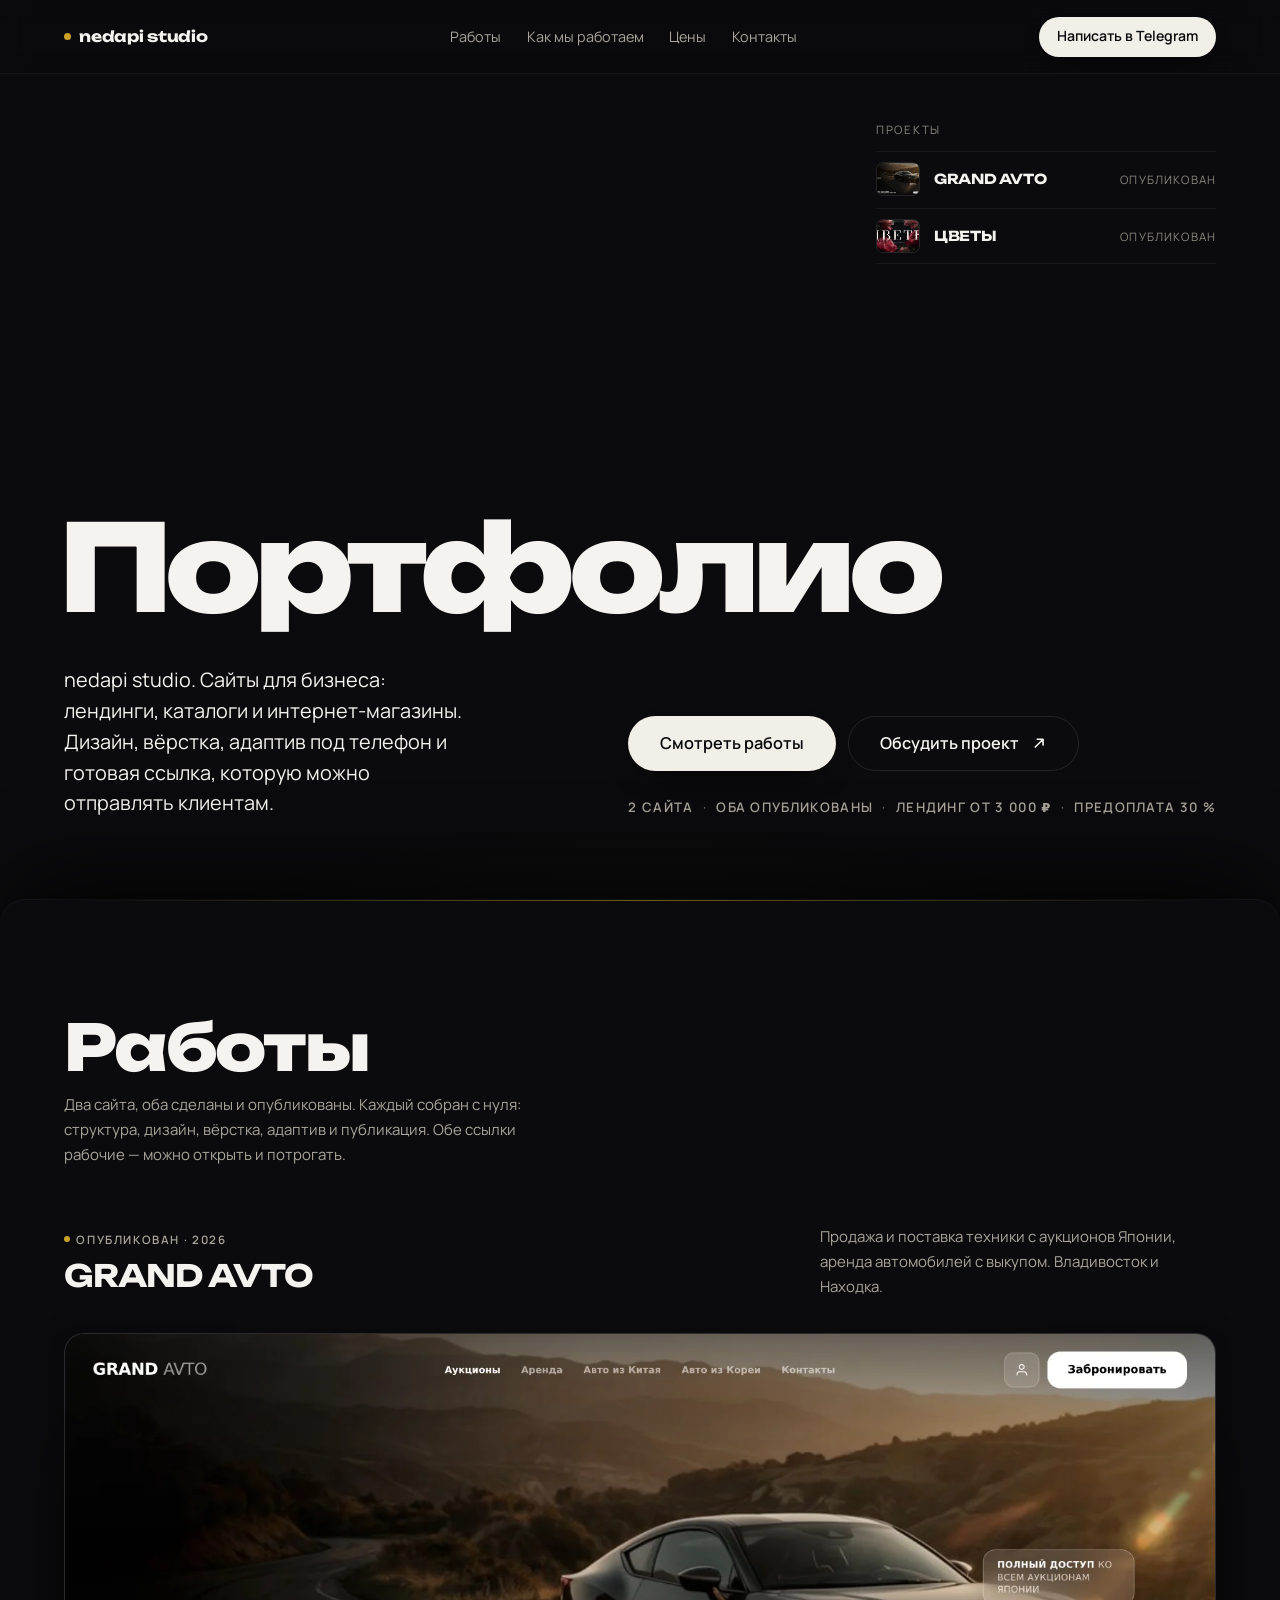
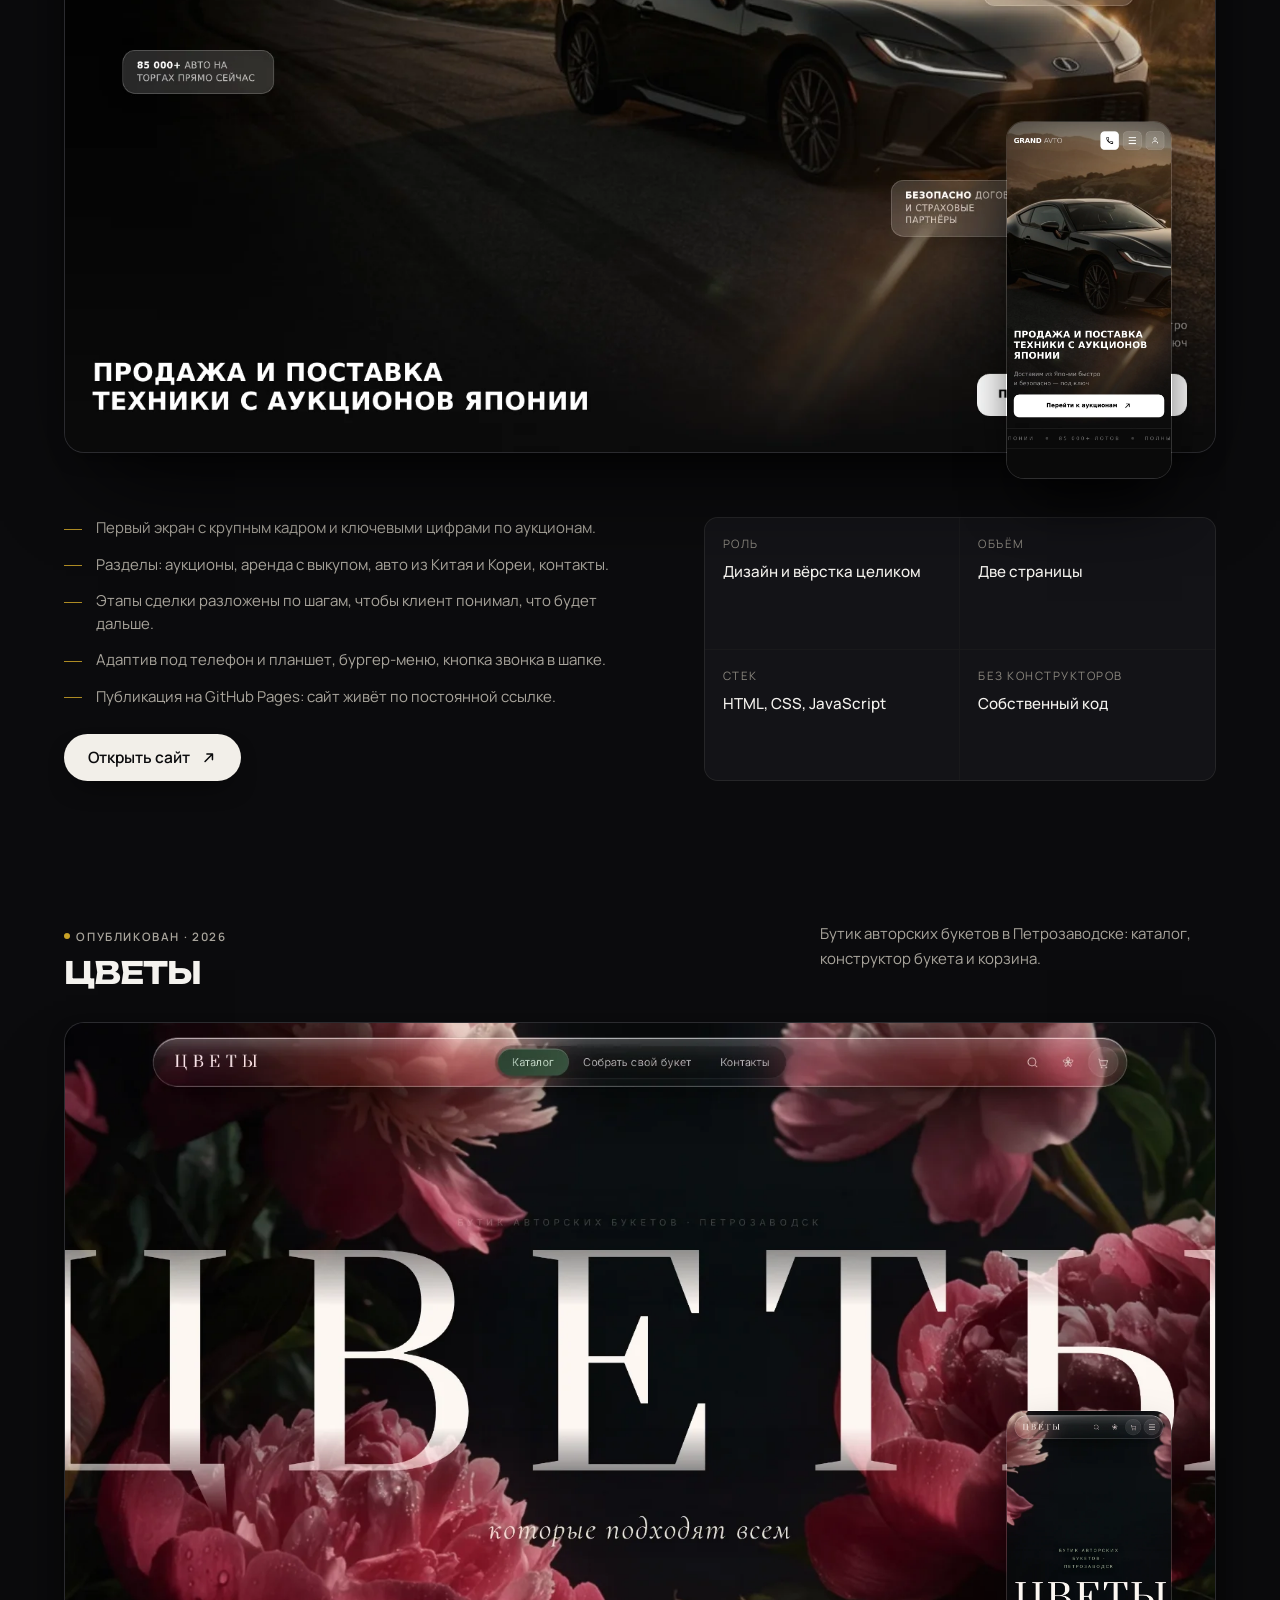
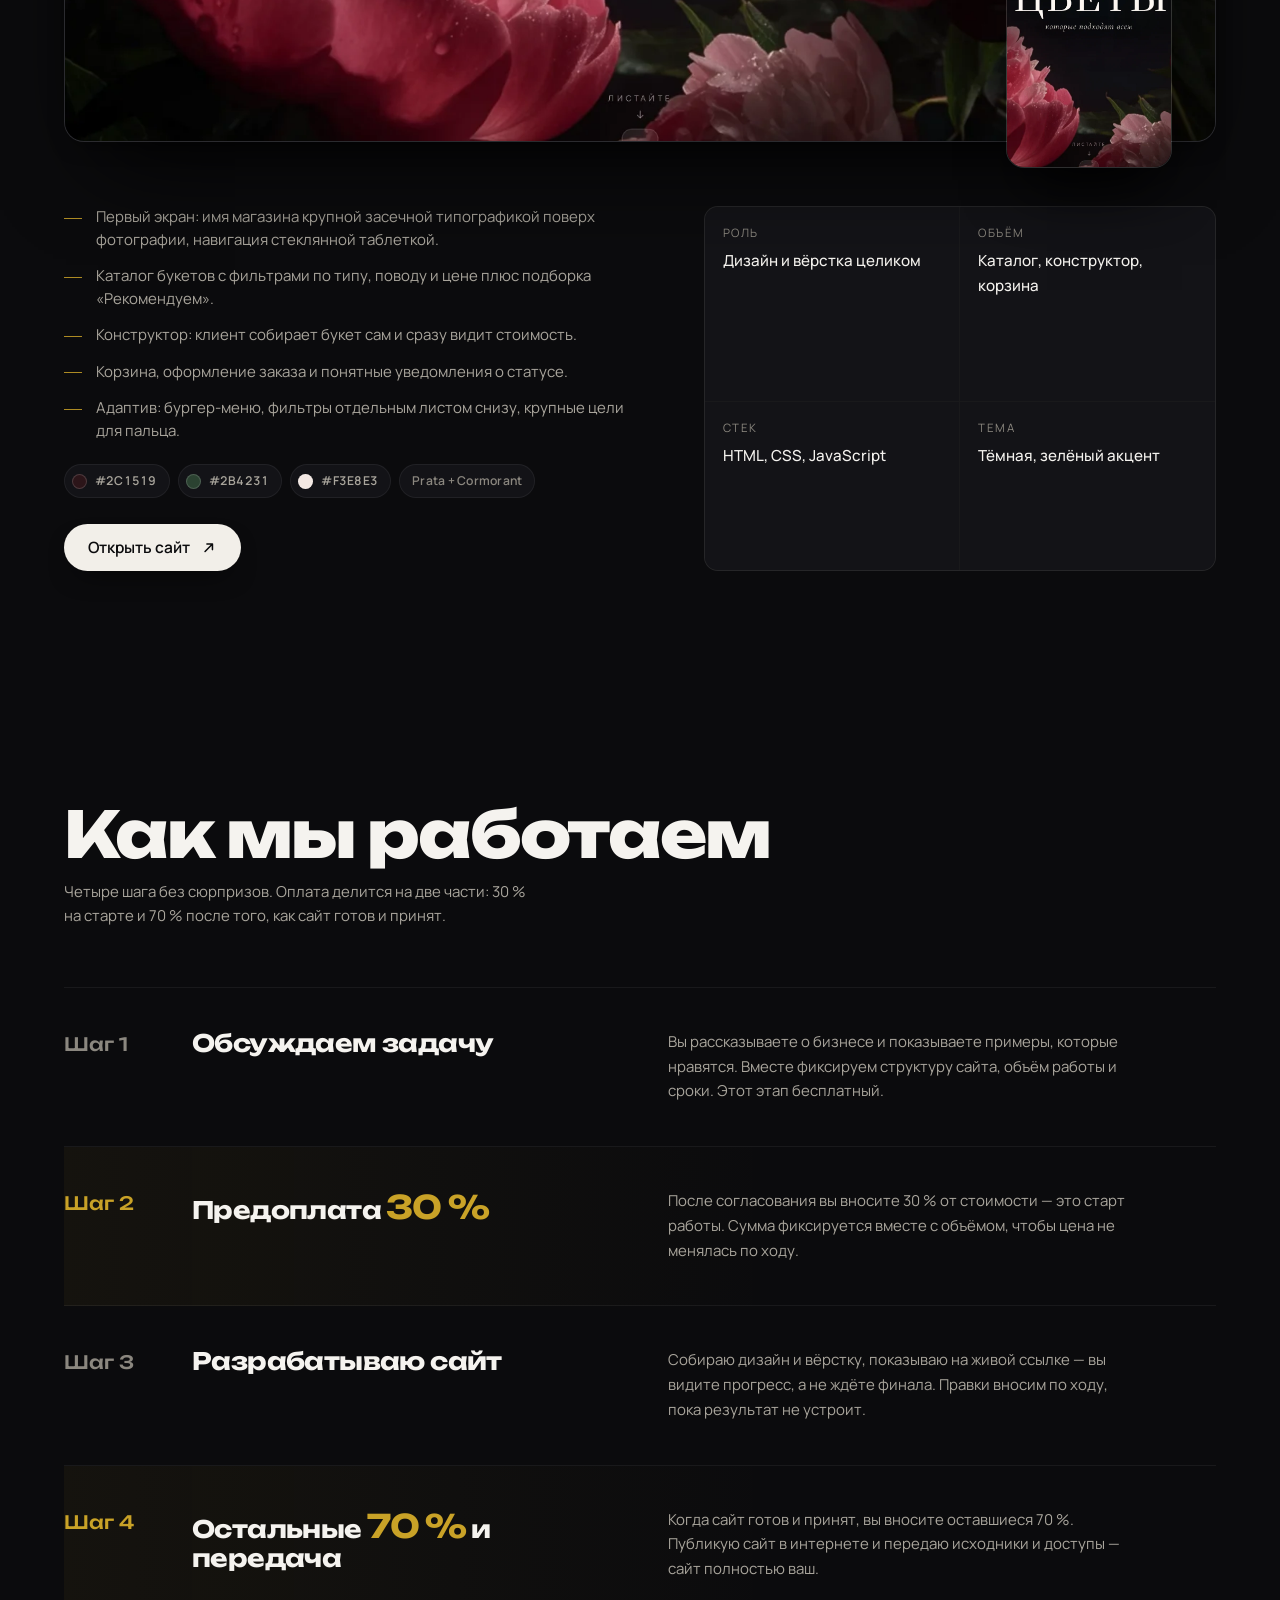
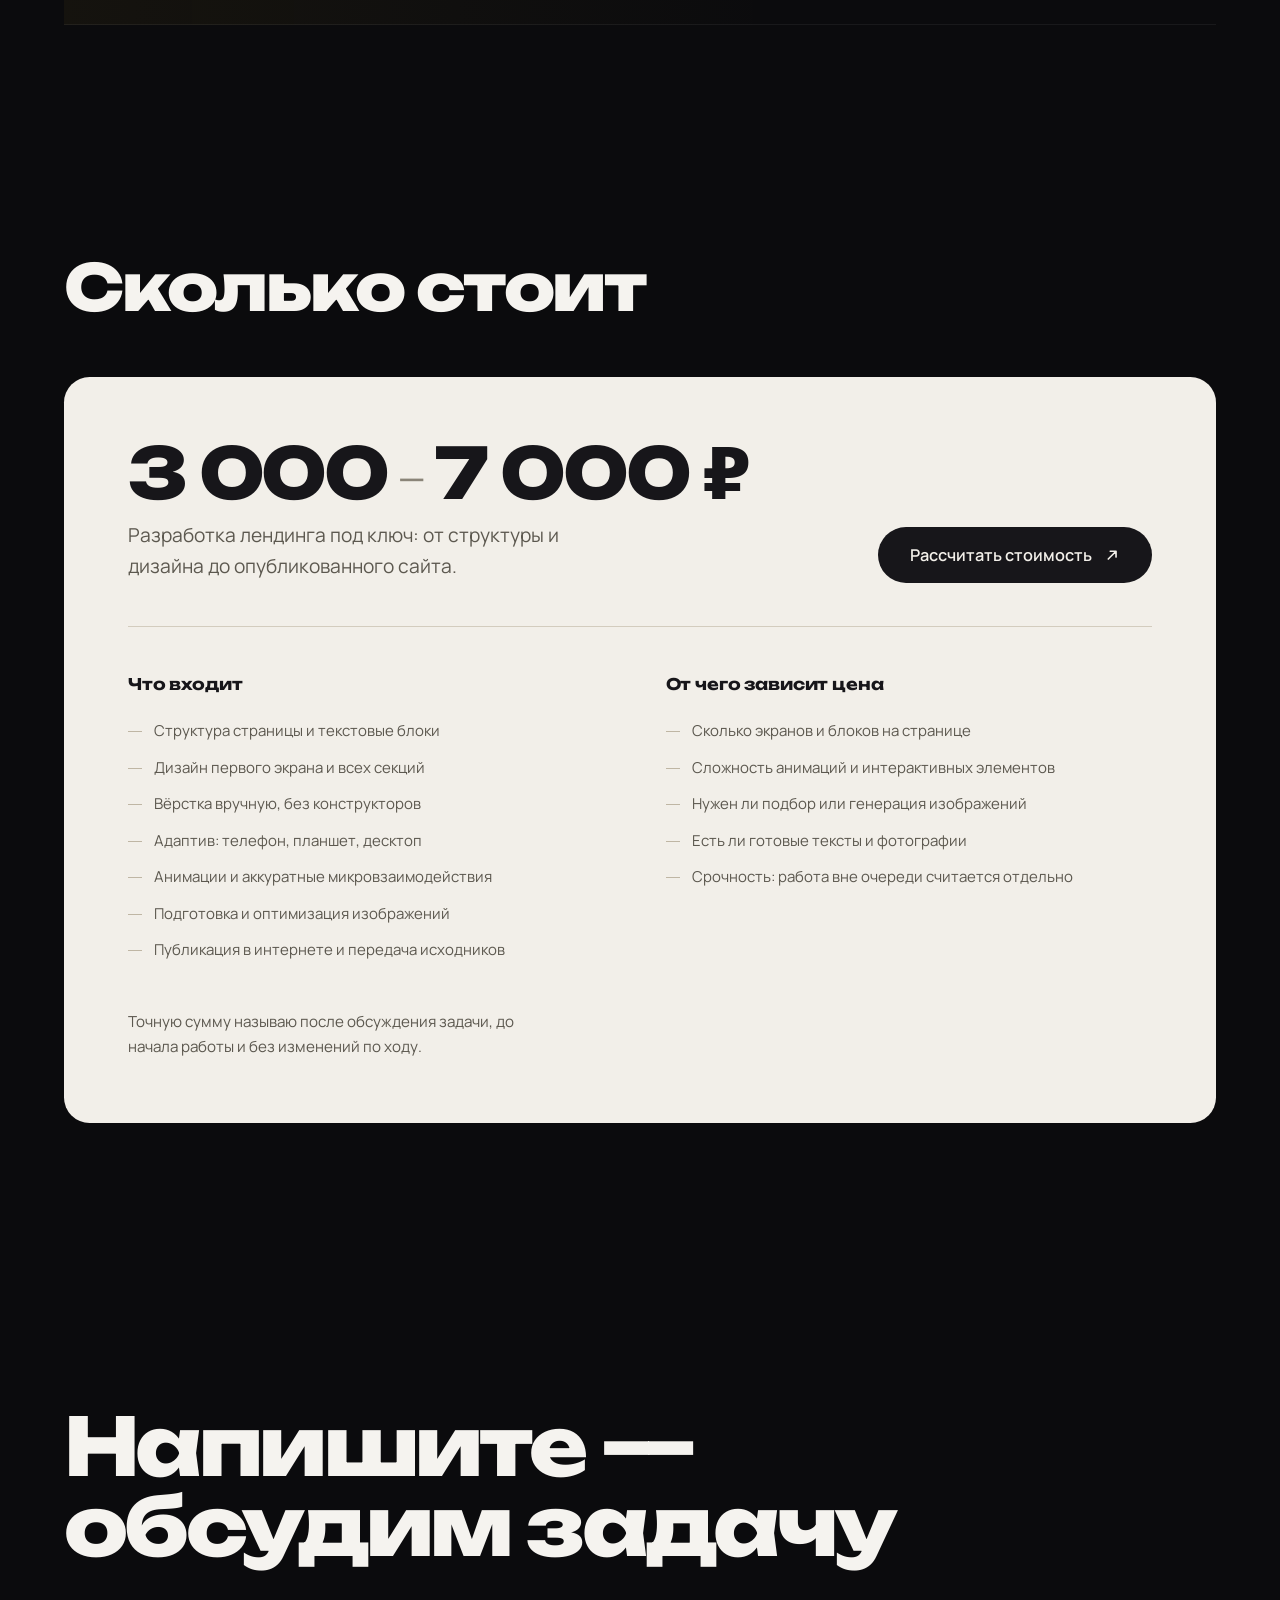
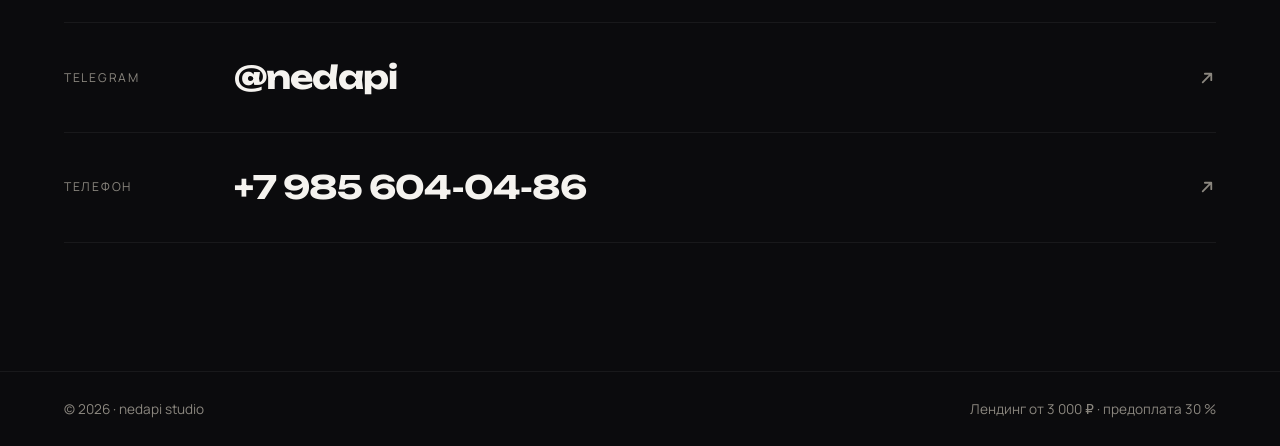
<file: portfolio/index.html>
<!doctype html>
<html lang="ru">
<head>
<meta charset="utf-8">
<meta name="viewport" content="width=device-width,initial-scale=1">
<title>nedapi studio — портфолио</title>
<meta name="description" content="nedapi studio — сайты для бизнеса: лендинги, каталоги и интернет-магазины. Дизайн, вёрстка, адаптив и публикация. Лендинг от 3 000 до 7 000 ₽.">
<meta name="theme-color" content="#0B0B0D">
<meta property="og:title" content="nedapi studio — портфолио">
<meta property="og:description" content="Два готовых сайта, процесс работы и цены. Предоплата 30 %, остальное после сдачи.">
<meta property="og:type" content="website">
<link rel="preload" href="assets/fonts/unbounded-800-cyrillic.woff2" as="font" type="font/woff2" crossorigin>
<link rel="preload" href="assets/fonts/manrope-400-cyrillic.woff2" as="font" type="font/woff2" crossorigin>
<link rel="stylesheet" href="assets/fonts.css">
<style>
/* ─────────────────────────────────────────────
   ТОКЕНЫ
   ───────────────────────────────────────────── */
:root{
  --ink:#0B0B0D;
  --ink-2:#131317;
  --ink-3:#1C1C22;
  --line:rgba(255,255,255,.10);
  --line-2:rgba(255,255,255,.06);

  --paper:#F2EFE9;
  --paper-2:#E6E1D7;
  --paper-line:#D3CCBE;

  --t1:#F5F3EF;
  --t2:#A9A59C;
  --t3:#8B877F;
  --pt1:#17161A;
  --pt2:#5C584F;

  --brass:#C9A227;
  --brass-soft:rgba(201,162,39,.16);

  --fd:'Unbounded','Manrope',system-ui,sans-serif;
  --fb:'Manrope',system-ui,-apple-system,'Segoe UI',sans-serif;

  --gut:clamp(20px,5vw,72px);
  --measure:68ch;
  --e:cubic-bezier(.22,1,.36,1);
  --r:clamp(16px,2vw,28px);
}

*,*::before,*::after{box-sizing:border-box;margin:0;padding:0}
html{-webkit-text-size-adjust:100%;scroll-behavior:smooth}
@media (prefers-reduced-motion:reduce){html{scroll-behavior:auto}}
body{
  background:var(--ink);color:var(--t1);
  font-family:var(--fb);font-size:clamp(15px,1.05vw,17px);line-height:1.65;
  -webkit-font-smoothing:antialiased;overflow-x:hidden;
  font-variant-numeric:lining-nums;
}
img{display:block;max-width:100%;height:auto}
a{color:inherit;text-decoration:none}
ul,ol{list-style:none}

/* браузерные поверхности тоже часть дизайна */
::selection{background:var(--brass);color:#0B0B0D}
:root{caret-color:var(--brass);accent-color:var(--brass)}
::-webkit-scrollbar{width:10px;height:10px}
::-webkit-scrollbar-track{background:var(--ink)}
::-webkit-scrollbar-thumb{background:#27272E;border-radius:99px;border:3px solid var(--ink)}
::-webkit-scrollbar-thumb:hover{background:#3A3A44}
html{scrollbar-color:#27272E var(--ink);scrollbar-width:thin}
:focus-visible{outline:2px solid var(--brass);outline-offset:3px;border-radius:4px}

.wrap{width:100%;max-width:1320px;margin-inline:auto;padding-inline:var(--gut)}
.sr{position:absolute;width:1px;height:1px;overflow:hidden;clip-path:inset(50%);white-space:nowrap}

/* ─────────────────────────────────────────────
   ТИПОГРАФИКА
   ───────────────────────────────────────────── */
.d{font-family:var(--fd);font-weight:800;line-height:1;letter-spacing:-.03em;text-wrap:balance}
h2.d{font-size:clamp(2rem,5.2vw,4rem);letter-spacing:-.035em}
h3.d{font-size:clamp(1.35rem,2.4vw,2rem);letter-spacing:-.03em;font-weight:700}
.lead{font-size:clamp(1.05rem,1.55vw,1.32rem);line-height:1.55;color:var(--t1);max-width:34ch}
.body{color:var(--t2);max-width:var(--measure)}
.tag{
  display:inline-flex;align-items:center;gap:.55em;
  font-size:.72rem;font-weight:600;letter-spacing:.14em;text-transform:uppercase;
  color:var(--t2);
}
.tag::before{content:"";width:6px;height:6px;border-radius:99px;background:var(--brass);flex:none}
.tag--work::before{background:#8E8A80}

/* ─────────────────────────────────────────────
   КНОПКИ
   ───────────────────────────────────────────── */
.btn{
  display:inline-flex;align-items:center;gap:.7em;
  padding:.95em 1.5em;border-radius:99px;
  font-weight:600;font-size:.97rem;line-height:1;
  border:1px solid transparent;
  transition:transform .45s var(--e),background-color .3s ease,border-color .3s ease,color .3s ease,box-shadow .45s var(--e);
}
.btn svg{width:1em;height:1em;flex:none}
.btn--fill{background:var(--paper);color:#0B0B0D;box-shadow:0 12px 28px -14px rgba(0,0,0,.9)}
.btn--fill:hover{transform:translateY(-2px);box-shadow:0 20px 40px -16px rgba(0,0,0,.95)}
.btn--ghost{border-color:var(--line);color:var(--t1)}
.btn--ghost:hover{border-color:rgba(255,255,255,.28);background:rgba(255,255,255,.04);transform:translateY(-2px)}
.btn--ink{background:#17161A;color:var(--paper)}
.btn--ink:hover{transform:translateY(-2px);background:#000}
.btn--lg{padding:1.15em 1.9em;font-size:1.02rem}

.link-u{
  display:inline-flex;align-items:center;gap:.5em;color:var(--t1);font-weight:600;
  border-bottom:1px solid rgba(255,255,255,.22);padding-bottom:2px;
  transition:border-color .3s ease,color .3s ease;
}
.link-u:hover{border-color:var(--brass);color:var(--brass)}
.link-u svg{width:.85em;height:.85em}

/* ─────────────────────────────────────────────
   ШАПКА
   ───────────────────────────────────────────── */
.nav{
  position:fixed;inset:0 0 auto 0;z-index:60;
  display:flex;align-items:center;justify-content:space-between;gap:1rem;
  padding:14px var(--gut);
  background:rgba(11,11,13,.72);backdrop-filter:blur(14px) saturate(140%);
  -webkit-backdrop-filter:blur(14px) saturate(140%);
  border-bottom:1px solid var(--line-2);
}
.mark{font-family:var(--fd);font-weight:700;font-size:.95rem;letter-spacing:-.02em;display:inline-flex;align-items:center;gap:.55em;padding-block:10px;min-height:44px}
.mark i{width:7px;height:7px;border-radius:99px;background:var(--brass);display:block}
.nav-links{display:flex;gap:clamp(14px,2vw,30px);align-items:center}
.nav-links a{font-size:.9rem;color:var(--t2);transition:color .25s ease}
.nav-links a:hover{color:var(--t1)}
.nav .btn{padding:.72em 1.2em;font-size:.88rem;min-height:40px}
.nav-short{display:none}
@media (max-width:860px){
  .nav{padding-block:10px}
  .nav-links{display:none}
  .nav .btn{min-height:44px;padding-inline:1.35em}
}
@media (max-width:520px){
  .nav-full{display:none}
  .nav-short{display:inline}
}

/* ─────────────────────────────────────────────
   ПЕРВЫЙ ЭКРАН
   ───────────────────────────────────────────── */
.hero{
  position:sticky;top:0;z-index:1;
  min-height:100svh;display:flex;flex-direction:column;justify-content:flex-end;
  padding-block:120px clamp(40px,9vh,90px);
  overflow:clip;
}
.hero::after{ /* тёплое свечение у горизонта */
  content:"";position:absolute;inset:auto -20% -40% -20%;height:70%;
  background:radial-gradient(60% 100% at 50% 100%,rgba(201,162,39,.12),transparent 70%);
  pointer-events:none;
}
.hero-in{position:relative;z-index:2;width:100%;flex:1;display:flex;flex-direction:column;justify-content:flex-end}
.hero-index{
  margin-bottom:auto;display:flex;flex-direction:column;align-items:flex-start;gap:2px;
  align-self:flex-end;width:min(100%,340px);
}
.hero-index-t{font-size:.72rem;letter-spacing:.15em;text-transform:uppercase;color:var(--t3);padding-bottom:10px}
.hi{
  display:flex;align-items:center;gap:14px;width:100%;
  padding:10px 0;border-top:1px solid var(--line-2);
  transition:padding-inline .45s var(--e),background-color .3s ease;
}
.hi:last-child{border-bottom:1px solid var(--line-2)}
.hi img{width:44px;height:34px;object-fit:cover;border-radius:7px;border:1px solid var(--line);flex:none}
.hi b{font-family:var(--fd);font-weight:700;font-size:.86rem;letter-spacing:-.02em;flex:1;min-width:0}
.hi span{font-size:.72rem;letter-spacing:.1em;text-transform:uppercase;color:var(--t3);flex:none}
a.hi:hover{padding-inline:10px;background:linear-gradient(90deg,rgba(201,162,39,.07),transparent)}
a.hi:hover b{color:var(--brass)}
@media (max-width:900px){
  .hero-index{align-self:stretch;width:100%;max-width:none;margin-bottom:clamp(24px,5vh,56px)}
}
.hero-word{
  font-family:var(--fd);font-weight:800;
  font-size:clamp(2.15rem,9.4vw,7.6rem);
  line-height:.9;letter-spacing:-.05em;
  margin-left:-.04em;white-space:nowrap;
  color:var(--t1);
}
.hero-grid{
  display:grid;grid-template-columns:minmax(0,1fr) minmax(0,auto);
  gap:clamp(22px,4vw,64px);align-items:end;
  margin-top:clamp(22px,3.4vw,44px);
}
.hero-actions{display:flex;flex-wrap:wrap;gap:12px;margin-top:26px}
.hero-note{
  display:flex;align-items:center;flex-wrap:wrap;gap:.2em .7em;
  font-size:.82rem;letter-spacing:.1em;text-transform:uppercase;color:var(--t3);
  margin-top:26px;
}
.hero-note b{color:var(--t2);font-weight:600;white-space:nowrap}
.hero-note i{font-style:normal;color:var(--t3)}
@media (max-width:900px){.hero-grid{grid-template-columns:1fr}}

/* ─────────────────────────────────────────────
   СЦЕНА — работы наезжают на заголовок
   ───────────────────────────────────────────── */
.stage{
  position:relative;z-index:10;
  background:var(--ink);
  border-radius:var(--r) var(--r) 0 0;
  box-shadow:0 -30px 90px -20px rgba(0,0,0,.9),0 -1px 0 rgba(255,255,255,.08);
}
.stage::before{
  content:"";position:absolute;top:0;left:6%;right:6%;height:1px;
  background:linear-gradient(90deg,transparent,rgba(201,162,39,.5),transparent);
}

.sec{padding-block:clamp(64px,9vw,132px)}
[id]{scroll-margin-top:86px}
.sec-head{margin-bottom:clamp(30px,4.5vw,60px)}
.sec-head p{margin-top:14px;color:var(--t2);max-width:52ch}

/* ─────────────────────────────────────────────
   КЕЙСЫ
   ───────────────────────────────────────────── */
.case+.case{margin-top:clamp(72px,11vw,168px)}
.case-top{display:flex;flex-wrap:wrap;gap:14px 28px;align-items:baseline;justify-content:space-between;margin-bottom:clamp(20px,2.6vw,34px)}
.case-title{display:flex;flex-direction:column;gap:12px}
.case-sub{color:var(--t2);max-width:44ch}

/* Плита со скриншотом */
.plate{
  position:relative;border-radius:clamp(12px,1.6vw,20px);overflow:hidden;
  border:1px solid var(--line);
  box-shadow:0 48px 90px -34px rgba(0,0,0,.95),0 8px 24px -12px rgba(0,0,0,.7);
  transition:transform .7s var(--e),box-shadow .7s var(--e);
  background:var(--ink-2);
}
a.shot:hover .plate{transform:translateY(-6px);box-shadow:0 64px 110px -34px rgba(0,0,0,1),0 10px 28px -12px rgba(0,0,0,.8)}
.shot{display:block;position:relative}
.phone{
  position:absolute;right:clamp(12px,3.4vw,58px);bottom:clamp(-26px,-2vw,-14px);
  width:clamp(88px,13vw,172px);
  border-radius:clamp(10px,1.4vw,18px);overflow:hidden;
  border:1px solid rgba(255,255,255,.16);
  box-shadow:0 30px 60px -18px rgba(0,0,0,1);
  transition:transform .7s var(--e);
}
a.shot:hover .phone{transform:translateY(-10px)}
@media (max-width:640px){.phone{width:98px;right:12px;bottom:-18px}}

.case-body{
  display:grid;grid-template-columns:minmax(0,1.15fr) minmax(0,1fr);
  gap:clamp(26px,4vw,64px);
  margin-top:clamp(42px,5vw,72px);
}
@media (max-width:860px){.case-body{grid-template-columns:1fr;gap:30px}}

.did{display:flex;flex-direction:column;gap:14px}
.did li{display:flex;gap:14px;color:var(--t2);line-height:1.5}
.did li::before{
  content:"";flex:none;width:18px;height:1px;background:var(--brass);
  margin-top:.75em;opacity:.85;
}
.facts{display:grid;grid-template-columns:repeat(2,minmax(0,1fr));gap:1px;background:var(--line-2);border:1px solid var(--line-2);border-radius:14px;overflow:hidden}
.facts div{background:var(--ink-2);padding:16px 18px}
.facts dt{font-size:.72rem;letter-spacing:.13em;text-transform:uppercase;color:var(--t3);margin-bottom:6px}
.facts dd{font-size:.95rem;color:var(--t1);font-weight:500}
.case-cta{margin-top:26px;display:flex;flex-wrap:wrap;gap:12px}

/* Палитра проекта */
.palette{display:flex;flex-wrap:wrap;gap:8px;margin-top:22px}
.sw{
  display:inline-flex;align-items:center;gap:8px;
  font-size:.76rem;font-weight:600;letter-spacing:.02em;color:var(--t2);
  background:var(--ink-2);border:1px solid var(--line-2);border-radius:99px;
  padding:6px 12px 6px 7px;font-variant-numeric:tabular-nums;
}
.sw i{width:15px;height:15px;border-radius:99px;display:block;box-shadow:inset 0 0 0 1px rgba(255,255,255,.16)}
.sw--type{padding-inline:12px;color:var(--t3)}

/* ─────────────────────────────────────────────
   ПРОЦЕСС
   ───────────────────────────────────────────── */
.steps{border-top:1px solid var(--line-2)}
.step{
  display:grid;grid-template-columns:clamp(58px,7vw,104px) minmax(0,1fr) minmax(0,1.25fr);
  gap:clamp(14px,3vw,44px);align-items:start;
  padding-block:clamp(24px,3.4vw,42px);
  border-bottom:1px solid var(--line-2);
  position:relative;
}
.step-n{font-family:var(--fd);font-weight:500;font-size:clamp(.95rem,1.5vw,1.15rem);color:var(--t3);letter-spacing:0}
.step h3{font-size:clamp(1.1rem,2vw,1.5rem);font-weight:700;font-family:var(--fd);letter-spacing:-.025em;line-height:1.15}
.step p{color:var(--t2);max-width:52ch}
.step--pay{background:linear-gradient(90deg,rgba(201,162,39,.055),transparent 62%)}
.step--pay .step-n{color:var(--brass)}
.step .pct{color:var(--brass);font-size:1.35em;letter-spacing:-.04em;white-space:nowrap}
@media (max-width:820px){
  .step{grid-template-columns:auto 1fr;gap:10px 18px}
  .step p{grid-column:1/-1}
}

/* ─────────────────────────────────────────────
   ЦЕНЫ — светлая вставка
   ───────────────────────────────────────────── */
.price{background:var(--paper);color:var(--pt1);border-radius:var(--r);overflow:hidden;margin-block:clamp(20px,4vw,40px)}
.price-in{padding:clamp(28px,5vw,72px)}
.price-top{display:grid;grid-template-columns:minmax(0,1fr) minmax(0,auto);gap:clamp(20px,4vw,56px);align-items:end;padding-bottom:clamp(26px,3.4vw,44px);border-bottom:1px solid var(--paper-line)}
.price-num{
  font-family:var(--fd);font-weight:800;letter-spacing:-.045em;line-height:.92;
  font-size:clamp(1.9rem,5.6vw,4.4rem);color:var(--pt1);white-space:nowrap;
}
.price-num em{
  font-style:normal;color:#8A8478;font-family:var(--fb);font-weight:500;
  font-size:.5em;vertical-align:.22em;margin-inline:.3em;letter-spacing:0;
}
.price-what{font-size:clamp(1rem,1.5vw,1.2rem);color:var(--pt2);margin-top:14px;max-width:40ch}
.price-cols{display:grid;grid-template-columns:repeat(2,minmax(0,1fr));gap:clamp(24px,4vw,56px);padding-top:clamp(26px,3.4vw,44px)}
.price-cols h3{font-family:var(--fd);font-weight:700;font-size:1rem;letter-spacing:-.01em;margin-bottom:16px;color:var(--pt1)}
.price-cols li{display:flex;gap:12px;color:var(--pt2);padding-block:7px;line-height:1.5}
.price-cols li::before{content:"";flex:none;width:14px;height:1px;background:#BFB6A4;margin-top:.72em}
.price-foot{margin-top:clamp(24px,3.4vw,40px);display:flex;flex-wrap:wrap;gap:18px;align-items:center;justify-content:space-between}
.price-foot p{color:var(--pt2);font-size:.95rem;max-width:46ch}
@media (max-width:760px){.price-top{grid-template-columns:1fr}.price-cols{grid-template-columns:1fr;gap:26px}}

/* ─────────────────────────────────────────────
   КОНТАКТЫ
   ───────────────────────────────────────────── */
.contact{padding-block:clamp(64px,10vw,140px)}
.contact h2{font-size:clamp(2rem,6.4vw,5rem);letter-spacing:-.045em}
.contact-list{margin-top:clamp(32px,4.6vw,56px);border-top:1px solid var(--line-2)}
.contact-row{
  display:flex;align-items:center;justify-content:space-between;gap:20px;
  padding-block:clamp(18px,2.6vw,28px);border-bottom:1px solid var(--line-2);
  transition:padding-inline .5s var(--e),color .3s ease;
}
.contact-row:hover{padding-inline:14px;background:linear-gradient(90deg,rgba(201,162,39,.06),transparent)}
.contact-k{font-size:.76rem;letter-spacing:.14em;text-transform:uppercase;color:var(--t3);flex:none;width:clamp(84px,12vw,150px)}
.contact-v{font-family:var(--fd);font-weight:700;font-size:clamp(1.1rem,3vw,2rem);letter-spacing:-.03em;flex:1;min-width:0;word-break:break-word}
.contact-row:hover .contact-v{color:var(--brass)}
.contact-row svg{width:18px;height:18px;color:var(--t3);flex:none}
.contact-row:hover svg{color:var(--brass)}

footer{border-top:1px solid var(--line-2);padding-block:26px;color:var(--t3);font-size:.85rem}
.foot-in{display:flex;flex-wrap:wrap;gap:12px 24px;justify-content:space-between;align-items:center}

/* ─────────────────────────────────────────────
   ДВИЖЕНИЕ — один авторский момент
   ───────────────────────────────────────────── */
@media (prefers-reduced-motion:no-preference){
  @supports (animation-timeline:scroll()){
    .hero-in{
      animation:heroOut linear both;
      animation-timeline:scroll(root);
      animation-range:0 92svh;
      will-change:transform,opacity,filter;
    }
    @keyframes heroOut{
      to{opacity:.12;transform:translateY(-7svh) scale(.955);filter:blur(7px)}
    }
  }
  .rise{opacity:0;transform:translateY(26px);transition:opacity .9s var(--e),transform .9s var(--e)}
  .rise.in{opacity:1;transform:none}
  .rise.d1{transition-delay:.08s}
  .rise.d2{transition-delay:.16s}
}
</style>
</head>
<body>

<svg class="sr" aria-hidden="true"><symbol id="i-arrow" viewBox="0 0 16 16"><path d="M4.2 11.8 11.8 4.2M6.1 4.2h5.7v5.7" fill="none" stroke="currentColor" stroke-width="1.6" stroke-linecap="round" stroke-linejoin="round"/></symbol></svg>

<header class="nav">
  <a class="mark" href="#top"><i></i>nedapi studio</a>
  <nav class="nav-links" aria-label="Разделы">
    <a href="#works">Работы</a>
    <a href="#process">Как мы работаем</a>
    <a href="#price">Цены</a>
    <a href="#contact">Контакты</a>
  </nav>
  <a class="btn btn--fill" href="https://t.me/nedapi" target="_blank" rel="noopener"><span class="nav-full">Написать в Telegram</span><span class="nav-short">Telegram</span></a>
</header>

<main id="top">

  <!-- ПЕРВЫЙ ЭКРАН -->
  <section class="hero">
    <div class="wrap hero-in">
      <div class="hero-index">
        <p class="hero-index-t">Проекты</p>
        <a class="hi" href="https://bonifirmaarm-design.github.io/auto-website/" target="_blank" rel="noopener">
          <img src="assets/case-auto-desktop.webp" width="1600" height="1000" alt="" decoding="async">
          <b>GRAND AVTO</b><span>Опубликован</span>
        </a>
        <a class="hi" href="https://bonifirmaarm-design.github.io/flowers/" target="_blank" rel="noopener">
          <img src="assets/case-flow-desktop.webp" width="1600" height="1000" alt="" decoding="async">
          <b>ЦВЕТЫ</b><span>Опубликован</span>
        </a>
      </div>
      <h1 class="hero-word">Портфолио</h1>
      <div class="hero-grid">
        <p class="lead">nedapi studio. Сайты для бизнеса: лендинги, каталоги и интернет-магазины. Дизайн, вёрстка, адаптив под телефон и готовая ссылка, которую можно отправлять клиентам.</p>
        <div>
          <div class="hero-actions">
            <a class="btn btn--fill btn--lg" href="#works">Смотреть работы</a>
            <a class="btn btn--ghost btn--lg" href="https://t.me/nedapi" target="_blank" rel="noopener">Обсудить проект<svg aria-hidden="true"><use href="#i-arrow"/></svg></a>
          </div>
          <p class="hero-note"><b>2 сайта</b><i>·</i><b>оба опубликованы</b><i>·</i><b>лендинг от 3 000 ₽</b><i>·</i><b>предоплата 30 %</b></p>
        </div>
      </div>
    </div>
  </section>

  <div class="stage">

    <!-- РАБОТЫ -->
    <section class="sec" id="works">
      <div class="wrap">
        <div class="sec-head rise">
          <h2 class="d">Работы</h2>
          <p>Два сайта, оба сделаны и опубликованы. Каждый собран с нуля: структура, дизайн, вёрстка, адаптив и публикация. Обе ссылки рабочие — можно открыть и потрогать.</p>
        </div>

        <!-- КЕЙС 1 -->
        <article class="case rise">
          <div class="case-top">
            <div class="case-title">
              <span class="tag">Опубликован · 2026</span>
              <h3 class="d">GRAND AVTO</h3>
            </div>
            <p class="case-sub">Продажа и поставка техники с аукционов Японии, аренда автомобилей с выкупом. Владивосток и Находка.</p>
          </div>

          <a class="shot" href="https://bonifirmaarm-design.github.io/auto-website/" target="_blank" rel="noopener" aria-label="Открыть сайт GRAND AVTO в новой вкладке">
            <div class="plate"><img src="assets/case-auto-desktop.webp" width="1600" height="1000" alt="Первый экран сайта GRAND AVTO: тёмная тема, автомобиль на горной дороге, заголовок «Продажа и поставка техники с аукционов Японии»." loading="lazy" decoding="async"></div>
            <img class="phone" src="assets/case-auto-mobile.webp" width="620" height="1342" alt="Тот же сайт на экране телефона." loading="lazy" decoding="async">
          </a>

          <div class="case-body">
            <div>
              <ul class="did">
                <li>Первый экран с крупным кадром и ключевыми цифрами по аукционам.</li>
                <li>Разделы: аукционы, аренда с выкупом, авто из Китая и Кореи, контакты.</li>
                <li>Этапы сделки разложены по шагам, чтобы клиент понимал, что будет дальше.</li>
                <li>Адаптив под телефон и планшет, бургер-меню, кнопка звонка в шапке.</li>
                <li>Публикация на GitHub Pages: сайт живёт по постоянной ссылке.</li>
              </ul>
              <div class="case-cta">
                <a class="btn btn--fill" href="https://bonifirmaarm-design.github.io/auto-website/" target="_blank" rel="noopener">Открыть сайт<svg aria-hidden="true"><use href="#i-arrow"/></svg></a>
              </div>
            </div>
            <dl class="facts">
              <div><dt>Роль</dt><dd>Дизайн и вёрстка целиком</dd></div>
              <div><dt>Объём</dt><dd>Две страницы</dd></div>
              <div><dt>Стек</dt><dd>HTML, CSS, JavaScript</dd></div>
              <div><dt>Без конструкторов</dt><dd>Собственный код</dd></div>
            </dl>
          </div>
        </article>

        <!-- КЕЙС 2 -->
        <article class="case rise" id="flowers">
          <div class="case-top">
            <div class="case-title">
              <span class="tag">Опубликован · 2026</span>
              <h3 class="d">ЦВЕТЫ</h3>
            </div>
            <p class="case-sub">Бутик авторских букетов в Петрозаводске: каталог, конструктор букета и корзина.</p>
          </div>

          <a class="shot" href="https://bonifirmaarm-design.github.io/flowers/" target="_blank" rel="noopener" aria-label="Открыть сайт ЦВЕТЫ в новой вкладке">
            <div class="plate"><img src="assets/case-flow-desktop.webp" width="1600" height="1000" alt="Первый экран сайта ЦВЕТЫ: крупная засечная типографика поверх тёмной фотографии пионов, стеклянная навигация." loading="lazy" decoding="async"></div>
            <img class="phone" src="assets/case-flow-mobile.webp" width="620" height="1342" alt="Тот же сайт на экране телефона." loading="lazy" decoding="async">
          </a>

          <div class="case-body">
            <div>
              <ul class="did">
                <li>Первый экран: имя магазина крупной засечной типографикой поверх фотографии, навигация стеклянной таблеткой.</li>
                <li>Каталог букетов с фильтрами по типу, поводу и цене плюс подборка «Рекомендуем».</li>
                <li>Конструктор: клиент собирает букет сам и сразу видит стоимость.</li>
                <li>Корзина, оформление заказа и понятные уведомления о статусе.</li>
                <li>Адаптив: бургер-меню, фильтры отдельным листом снизу, крупные цели для пальца.</li>
              </ul>
              <div class="palette" aria-label="Палитра проекта">
                <span class="sw"><i style="background:#2C1519"></i>#2C1519</span>
                <span class="sw"><i style="background:#2B4231"></i>#2B4231</span>
                <span class="sw"><i style="background:#F3E8E3"></i>#F3E8E3</span>
                <span class="sw sw--type">Prata + Cormorant</span>
              </div>
              <div class="case-cta">
                <a class="btn btn--fill" href="https://bonifirmaarm-design.github.io/flowers/" target="_blank" rel="noopener">Открыть сайт<svg aria-hidden="true"><use href="#i-arrow"/></svg></a>
              </div>
            </div>
            <dl class="facts">
              <div><dt>Роль</dt><dd>Дизайн и вёрстка целиком</dd></div>
              <div><dt>Объём</dt><dd>Каталог, конструктор, корзина</dd></div>
              <div><dt>Стек</dt><dd>HTML, CSS, JavaScript</dd></div>
              <div><dt>Тема</dt><dd>Тёмная, зелёный акцент</dd></div>
            </dl>
          </div>
        </article>
      </div>
    </section>

    <!-- ПРОЦЕСС -->
    <section class="sec" id="process">
      <div class="wrap">
        <div class="sec-head rise">
          <h2 class="d">Как мы работаем</h2>
          <p>Четыре шага без сюрпризов. Оплата делится на две части: 30 % на старте и 70 % после того, как сайт готов и принят.</p>
        </div>

        <ol class="steps rise">
          <li class="step">
            <span class="step-n">Шаг 1</span>
            <h3>Обсуждаем задачу</h3>
            <p>Вы рассказываете о бизнесе и показываете примеры, которые нравятся. Вместе фиксируем структуру сайта, объём работы и сроки. Этот этап бесплатный.</p>
          </li>
          <li class="step step--pay">
            <span class="step-n">Шаг 2</span>
            <h3>Предоплата <span class="pct">30 %</span></h3>
            <p>После согласования вы вносите 30 % от стоимости — это старт работы. Сумма фиксируется вместе с объёмом, чтобы цена не менялась по ходу.</p>
          </li>
          <li class="step">
            <span class="step-n">Шаг 3</span>
            <h3>Разрабатываю сайт</h3>
            <p>Собираю дизайн и вёрстку, показываю на живой ссылке — вы видите прогресс, а не ждёте финала. Правки вносим по ходу, пока результат не устроит.</p>
          </li>
          <li class="step step--pay">
            <span class="step-n">Шаг 4</span>
            <h3>Остальные <span class="pct">70 %</span> и передача</h3>
            <p>Когда сайт готов и принят, вы вносите оставшиеся 70 %. Публикую сайт в интернете и передаю исходники и доступы — сайт полностью ваш.</p>
          </li>
        </ol>
      </div>
    </section>

    <!-- ЦЕНЫ -->
    <section class="sec" id="price">
      <div class="wrap">
        <div class="sec-head rise">
          <h2 class="d">Сколько стоит</h2>
        </div>

        <div class="price rise">
          <div class="price-in">
            <div class="price-top">
              <div>
                <p class="price-num">3 000<em>—</em>7 000 ₽</p>
                <p class="price-what">Разработка лендинга под ключ: от структуры и дизайна до опубликованного сайта.</p>
              </div>
              <a class="btn btn--ink btn--lg" href="https://t.me/nedapi" target="_blank" rel="noopener">Рассчитать стоимость<svg aria-hidden="true"><use href="#i-arrow"/></svg></a>
            </div>

            <div class="price-cols">
              <div>
                <h3>Что входит</h3>
                <ul>
                  <li>Структура страницы и текстовые блоки</li>
                  <li>Дизайн первого экрана и всех секций</li>
                  <li>Вёрстка вручную, без конструкторов</li>
                  <li>Адаптив: телефон, планшет, десктоп</li>
                  <li>Анимации и аккуратные микровзаимодействия</li>
                  <li>Подготовка и оптимизация изображений</li>
                  <li>Публикация в интернете и передача исходников</li>
                </ul>
              </div>
              <div>
                <h3>От чего зависит цена</h3>
                <ul>
                  <li>Сколько экранов и блоков на странице</li>
                  <li>Сложность анимаций и интерактивных элементов</li>
                  <li>Нужен ли подбор или генерация изображений</li>
                  <li>Есть ли готовые тексты и фотографии</li>
                  <li>Срочность: работа вне очереди считается отдельно</li>
                </ul>
              </div>
            </div>

            <div class="price-foot">
              <p>Точную сумму называю после обсуждения задачи, до начала работы и без изменений по ходу.</p>
            </div>
          </div>
        </div>
      </div>
    </section>

    <!-- КОНТАКТЫ -->
    <section class="contact" id="contact">
      <div class="wrap">
        <h2 class="d rise">Напишите — обсудим задачу</h2>
        <div class="contact-list rise d1">
          <a class="contact-row" href="https://t.me/nedapi" target="_blank" rel="noopener">
            <span class="contact-k">Telegram</span>
            <span class="contact-v">@nedapi</span>
            <svg aria-hidden="true"><use href="#i-arrow"/></svg>
          </a>
          <a class="contact-row" href="tel:+79856040486">
            <span class="contact-k">Телефон</span>
            <span class="contact-v">+7 985 604‑04‑86</span>
            <svg aria-hidden="true"><use href="#i-arrow"/></svg>
          </a>
        </div>
      </div>
    </section>

    <footer>
      <div class="wrap foot-in">
        <span>© 2026 · nedapi studio</span>
        <span>Лендинг от 3 000 ₽ · предоплата 30 %</span>
      </div>
    </footer>

  </div><!-- /stage -->
</main>

<script>
(function(){
  var reduce = window.matchMedia('(prefers-reduced-motion: reduce)').matches;
  var items = document.querySelectorAll('.rise');
  if (reduce || !('IntersectionObserver' in window)) {
    items.forEach(function(el){ el.classList.add('in'); });
    return;
  }
  var io = new IntersectionObserver(function(entries){
    entries.forEach(function(e){
      if (e.isIntersecting){ e.target.classList.add('in'); io.unobserve(e.target); }
    });
  }, { rootMargin: '0px 0px -12% 0px', threshold: 0.08 });
  items.forEach(function(el){ io.observe(el); });
})();
</script>
</body>
</html>
</file>
<file: portfolio/assets/fonts.css>
@font-face{font-family:'Manrope';font-style:normal;font-weight:400;font-display:swap;src:url(fonts/manrope-400-cyrillic.woff2) format('woff2');unicode-range:U+0301, U+0400-045F, U+0490-0491, U+04B0-04B1, U+2116}
@font-face{font-family:'Manrope';font-style:normal;font-weight:400;font-display:swap;src:url(fonts/manrope-400-latin.woff2) format('woff2');unicode-range:U+0000-00FF, U+0131, U+0152-0153, U+02BB-02BC, U+02C6, U+02DA, U+02DC, U+0304, U+0308, U+0329, U+2000-206F, U+20AC, U+2122, U+2191, U+2193, U+2212, U+2215, U+FEFF, U+FFFD}
@font-face{font-family:'Manrope';font-style:normal;font-weight:500;font-display:swap;src:url(fonts/manrope-500-cyrillic.woff2) format('woff2');unicode-range:U+0301, U+0400-045F, U+0490-0491, U+04B0-04B1, U+2116}
@font-face{font-family:'Manrope';font-style:normal;font-weight:500;font-display:swap;src:url(fonts/manrope-500-latin.woff2) format('woff2');unicode-range:U+0000-00FF, U+0131, U+0152-0153, U+02BB-02BC, U+02C6, U+02DA, U+02DC, U+0304, U+0308, U+0329, U+2000-206F, U+20AC, U+2122, U+2191, U+2193, U+2212, U+2215, U+FEFF, U+FFFD}
@font-face{font-family:'Manrope';font-style:normal;font-weight:600;font-display:swap;src:url(fonts/manrope-600-cyrillic.woff2) format('woff2');unicode-range:U+0301, U+0400-045F, U+0490-0491, U+04B0-04B1, U+2116}
@font-face{font-family:'Manrope';font-style:normal;font-weight:600;font-display:swap;src:url(fonts/manrope-600-latin.woff2) format('woff2');unicode-range:U+0000-00FF, U+0131, U+0152-0153, U+02BB-02BC, U+02C6, U+02DA, U+02DC, U+0304, U+0308, U+0329, U+2000-206F, U+20AC, U+2122, U+2191, U+2193, U+2212, U+2215, U+FEFF, U+FFFD}
@font-face{font-family:'Manrope';font-style:normal;font-weight:700;font-display:swap;src:url(fonts/manrope-700-cyrillic.woff2) format('woff2');unicode-range:U+0301, U+0400-045F, U+0490-0491, U+04B0-04B1, U+2116}
@font-face{font-family:'Manrope';font-style:normal;font-weight:700;font-display:swap;src:url(fonts/manrope-700-latin.woff2) format('woff2');unicode-range:U+0000-00FF, U+0131, U+0152-0153, U+02BB-02BC, U+02C6, U+02DA, U+02DC, U+0304, U+0308, U+0329, U+2000-206F, U+20AC, U+2122, U+2191, U+2193, U+2212, U+2215, U+FEFF, U+FFFD}
@font-face{font-family:'Unbounded';font-style:normal;font-weight:500;font-display:swap;src:url(fonts/unbounded-500-cyrillic.woff2) format('woff2');unicode-range:U+0301, U+0400-045F, U+0490-0491, U+04B0-04B1, U+2116}
@font-face{font-family:'Unbounded';font-style:normal;font-weight:500;font-display:swap;src:url(fonts/unbounded-500-latin.woff2) format('woff2');unicode-range:U+0000-00FF, U+0131, U+0152-0153, U+02BB-02BC, U+02C6, U+02DA, U+02DC, U+0304, U+0308, U+0329, U+2000-206F, U+20AC, U+2122, U+2191, U+2193, U+2212, U+2215, U+FEFF, U+FFFD}
@font-face{font-family:'Unbounded';font-style:normal;font-weight:700;font-display:swap;src:url(fonts/unbounded-700-cyrillic.woff2) format('woff2');unicode-range:U+0301, U+0400-045F, U+0490-0491, U+04B0-04B1, U+2116}
@font-face{font-family:'Unbounded';font-style:normal;font-weight:700;font-display:swap;src:url(fonts/unbounded-700-latin.woff2) format('woff2');unicode-range:U+0000-00FF, U+0131, U+0152-0153, U+02BB-02BC, U+02C6, U+02DA, U+02DC, U+0304, U+0308, U+0329, U+2000-206F, U+20AC, U+2122, U+2191, U+2193, U+2212, U+2215, U+FEFF, U+FFFD}
@font-face{font-family:'Unbounded';font-style:normal;font-weight:800;font-display:swap;src:url(fonts/unbounded-800-cyrillic.woff2) format('woff2');unicode-range:U+0301, U+0400-045F, U+0490-0491, U+04B0-04B1, U+2116}
@font-face{font-family:'Unbounded';font-style:normal;font-weight:800;font-display:swap;src:url(fonts/unbounded-800-latin.woff2) format('woff2');unicode-range:U+0000-00FF, U+0131, U+0152-0153, U+02BB-02BC, U+02C6, U+02DA, U+02DC, U+0304, U+0308, U+0329, U+2000-206F, U+20AC, U+2122, U+2191, U+2193, U+2212, U+2215, U+FEFF, U+FFFD}
</file>
